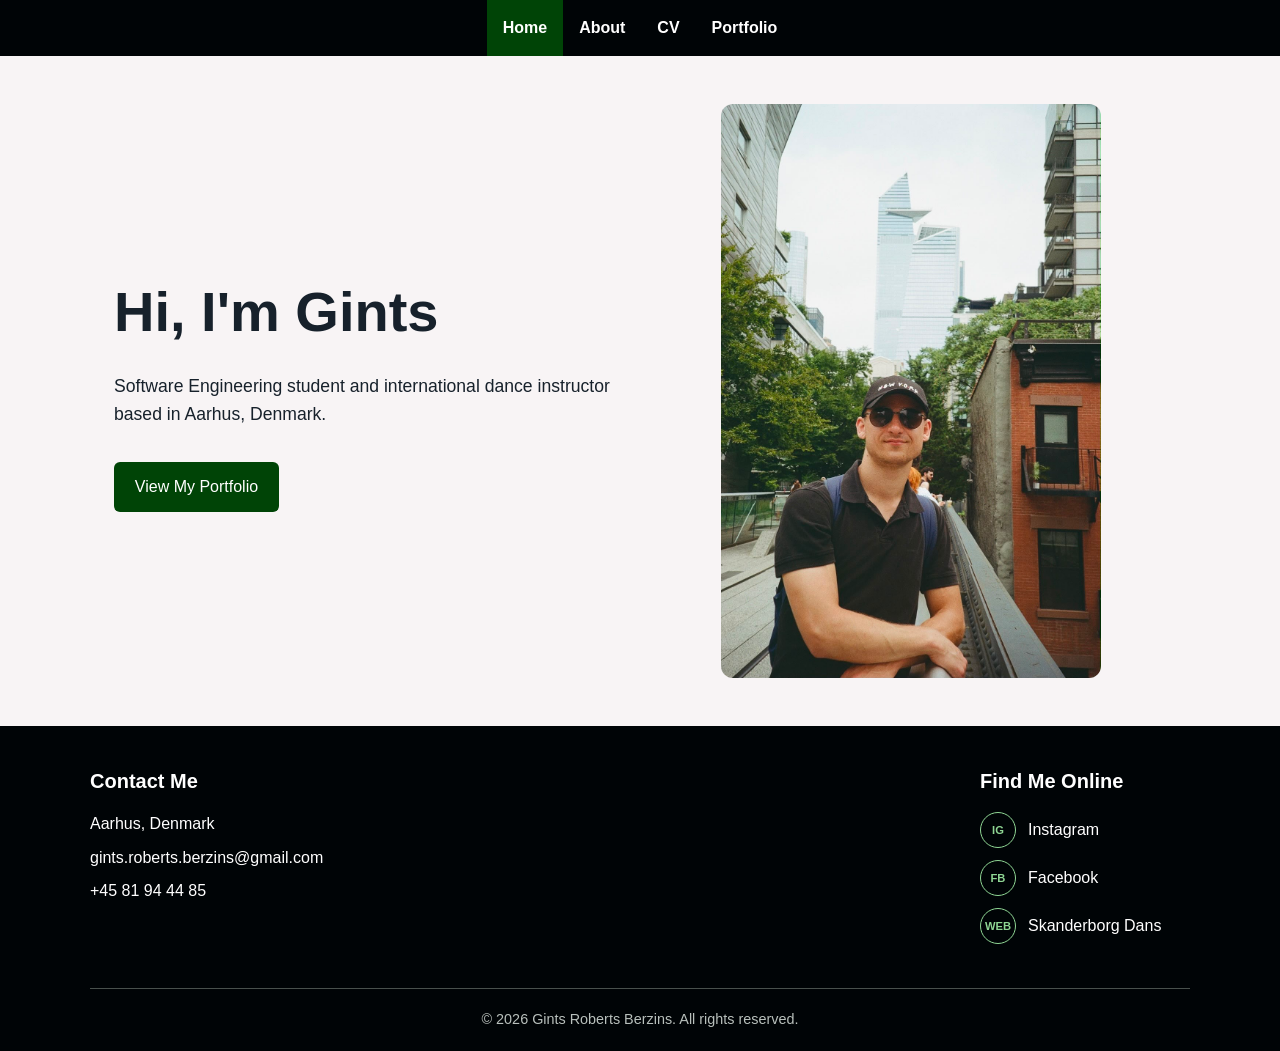
<file: index.html>
<!doctype html>
<html lang="en">
  <head>
    <meta charset="UTF-8" />
    <meta name="viewport" content="width=device-width, initial-scale=1.0" />
    <title>Home | Gints Berzins</title>
    <link rel="stylesheet" href="styles.css" />
  </head>
  <body>
    <header>
      <nav>
        <ul>
          <li><a href="index.html" class="active">Home</a></li>
          <li><a href="about-me.html">About</a></li>
          <li><a href="cv.html">CV</a></li>
          <li><a href="portfolio.html">Portfolio</a></li>
        </ul>
      </nav>
    </header>
    <main>
      <section class="hero">
        <div class="hero-text">
          <h1>Hi, I'm Gints</h1>

          <p>
            Software Engineering student and international dance instructor
            based in Aarhus, Denmark.
          </p>

          <a href="portfolio.html" class="button">View My Portfolio</a>
        </div>

        <div class="hero-image">
          <img
            src="images/profile-picture.jpg"
            alt="Portrait of Gints Berzins"
          />
        </div>
      </section>
    </main>

    <footer class="site-footer">
      <div class="footer-content">
        <section class="footer-section">
          <h2>Contact Me</h2>

          <address>
            <p>Aarhus, Denmark</p>

            <p>
              <a href="mailto:gints.roberts.berzins@gmail.com">
                gints.roberts.berzins@gmail.com
              </a>
            </p>

            <p>
              <a href="tel:+4581944485">+45 81 94 44 85</a>
            </p>
          </address>
        </section>

        <section class="footer-section">
          <h2>Find Me Online</h2>

          <ul class="social-links">
            <li>
              <a
                href="https://www.instagram.com/gintarasimus/"
                target="_blank"
                rel="noopener noreferrer"
              >
                <span class="social-icon" aria-hidden="true">IG</span>
                Instagram
              </a>
            </li>

            <li>
              <a
                href="https://www.facebook.com/gints.berzins.79"
                target="_blank"
                rel="noopener noreferrer"
              >
                <span class="social-icon" aria-hidden="true">FB</span>
                Facebook
              </a>
            </li>

            <li>
              <a
                href="https://www.skanderborgdans.dk/"
                target="_blank"
                rel="noopener noreferrer"
              >
                <span class="social-icon" aria-hidden="true">WEB</span>
                Skanderborg Dans
              </a>
            </li>
          </ul>
        </section>
      </div>

      <p class="footer-bottom">
        &copy; 2026 Gints Roberts Berzins. All rights reserved.
      </p>
    </footer>
  </body>
</html>
</file>
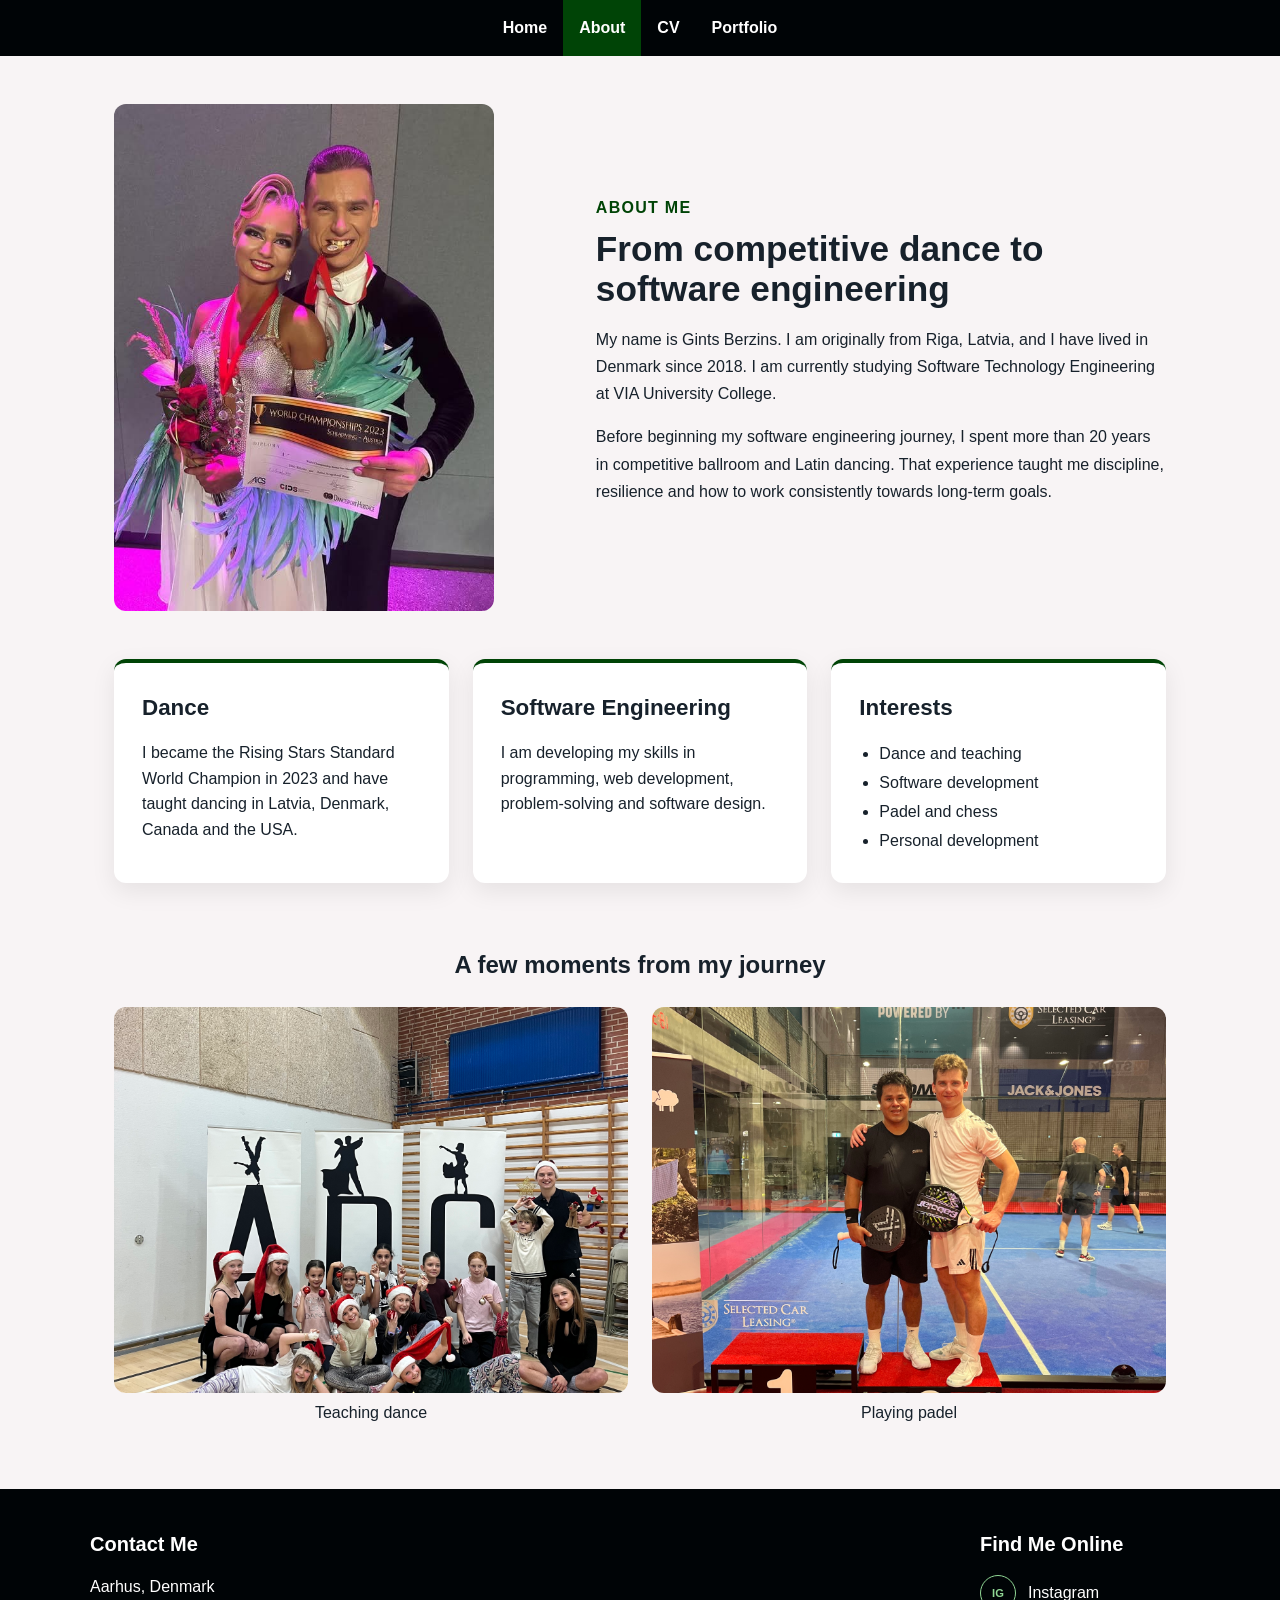
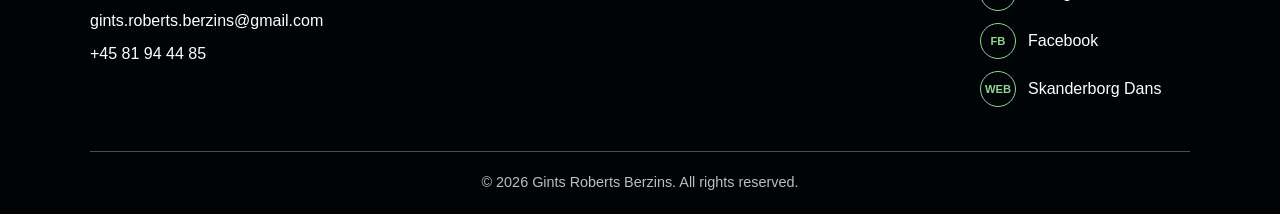
<file: about-me.html>
<!doctype html>
<html lang="en">
  <head>
    <meta charset="UTF-8" />
    <meta name="viewport" content="width=device-width, initial-scale=1.0" />
    <title>About Me | Gints Berzins</title>
    <link rel="stylesheet" href="styles.css" />
  </head>
  <body>
    <header>
      <nav>
        <ul>
          <li><a href="index.html">Home</a></li>
          <li><a href="about-me.html" class="active">About</a></li>
          <li><a href="cv.html">CV</a></li>
          <li><a href="portfolio.html">Portfolio</a></li>
        </ul>
      </nav>
    </header>
    <main class="about-page">
      <section class="about-intro">
        <div class="about-image">
          <img
            src="images/dance-competition.jpg"
            alt="Gints competing in a ballroom dance competition"
          />
        </div>

        <div class="about-text">
          <p class="section-label">About Me</p>

          <h1>From competitive dance to software engineering</h1>

          <p>
            My name is Gints Berzins. I am originally from Riga, Latvia, and I
            have lived in Denmark since 2018. I am currently studying Software
            Technology Engineering at VIA University College.
          </p>

          <p>
            Before beginning my software engineering journey, I spent more than
            20 years in competitive ballroom and Latin dancing. That experience
            taught me discipline, resilience and how to work consistently
            towards long-term goals.
          </p>
        </div>
      </section>

      <section class="about-highlights">
        <article class="about-card">
          <h2>Dance</h2>

          <p>
            I became the Rising Stars Standard World Champion in 2023 and have
            taught dancing in Latvia, Denmark, Canada and the USA.
          </p>
        </article>

        <article class="about-card">
          <h2>Software Engineering</h2>

          <p>
            I am developing my skills in programming, web development,
            problem-solving and software design.
          </p>
        </article>

        <article class="about-card">
          <h2>Interests</h2>

          <ul>
            <li>Dance and teaching</li>
            <li>Software development</li>
            <li>Padel and chess</li>
            <li>Personal development</li>
          </ul>
        </article>
      </section>
      <section class="about-gallery">
        <h2>A few moments from my journey</h2>

        <div class="gallery-grid">
          <figure>
            <img
              class="teaching-photo"
              src="images/dance-teaching.jpg"
              alt="Gints teaching a dance class"
            />
            <figcaption>Teaching dance</figcaption>
          </figure>

          <figure>
            <img
              class="padel-photo"
              src="images/padel.jpg"
              alt="Gints playing padel"
            />
            <figcaption>Playing padel</figcaption>
          </figure>
        </div>
      </section>
    </main>
    <footer class="site-footer">
      <div class="footer-content">
        <section class="footer-section">
          <h2>Contact Me</h2>

          <address>
            <p>Aarhus, Denmark</p>

            <p>
              <a href="mailto:gints.roberts.berzins@gmail.com">
                gints.roberts.berzins@gmail.com
              </a>
            </p>

            <p>
              <a href="tel:+4581944485">+45 81 94 44 85</a>
            </p>
          </address>
        </section>

        <section class="footer-section">
          <h2>Find Me Online</h2>

          <ul class="social-links">
            <li>
              <a
                href="https://www.instagram.com/gintarasimus/"
                target="_blank"
                rel="noopener noreferrer"
              >
                <span class="social-icon" aria-hidden="true">IG</span>
                Instagram
              </a>
            </li>

            <li>
              <a
                href="https://www.facebook.com/gints.berzins.79"
                target="_blank"
                rel="noopener noreferrer"
              >
                <span class="social-icon" aria-hidden="true">FB</span>
                Facebook
              </a>
            </li>

            <li>
              <a
                href="https://www.skanderborgdans.dk/"
                target="_blank"
                rel="noopener noreferrer"
              >
                <span class="social-icon" aria-hidden="true">WEB</span>
                Skanderborg Dans
              </a>
            </li>
          </ul>
        </section>
      </div>

      <p class="footer-bottom">
        &copy; 2026 Gints Roberts Berzins. All rights reserved.
      </p>
    </footer>
  </body>
</html>
</file>
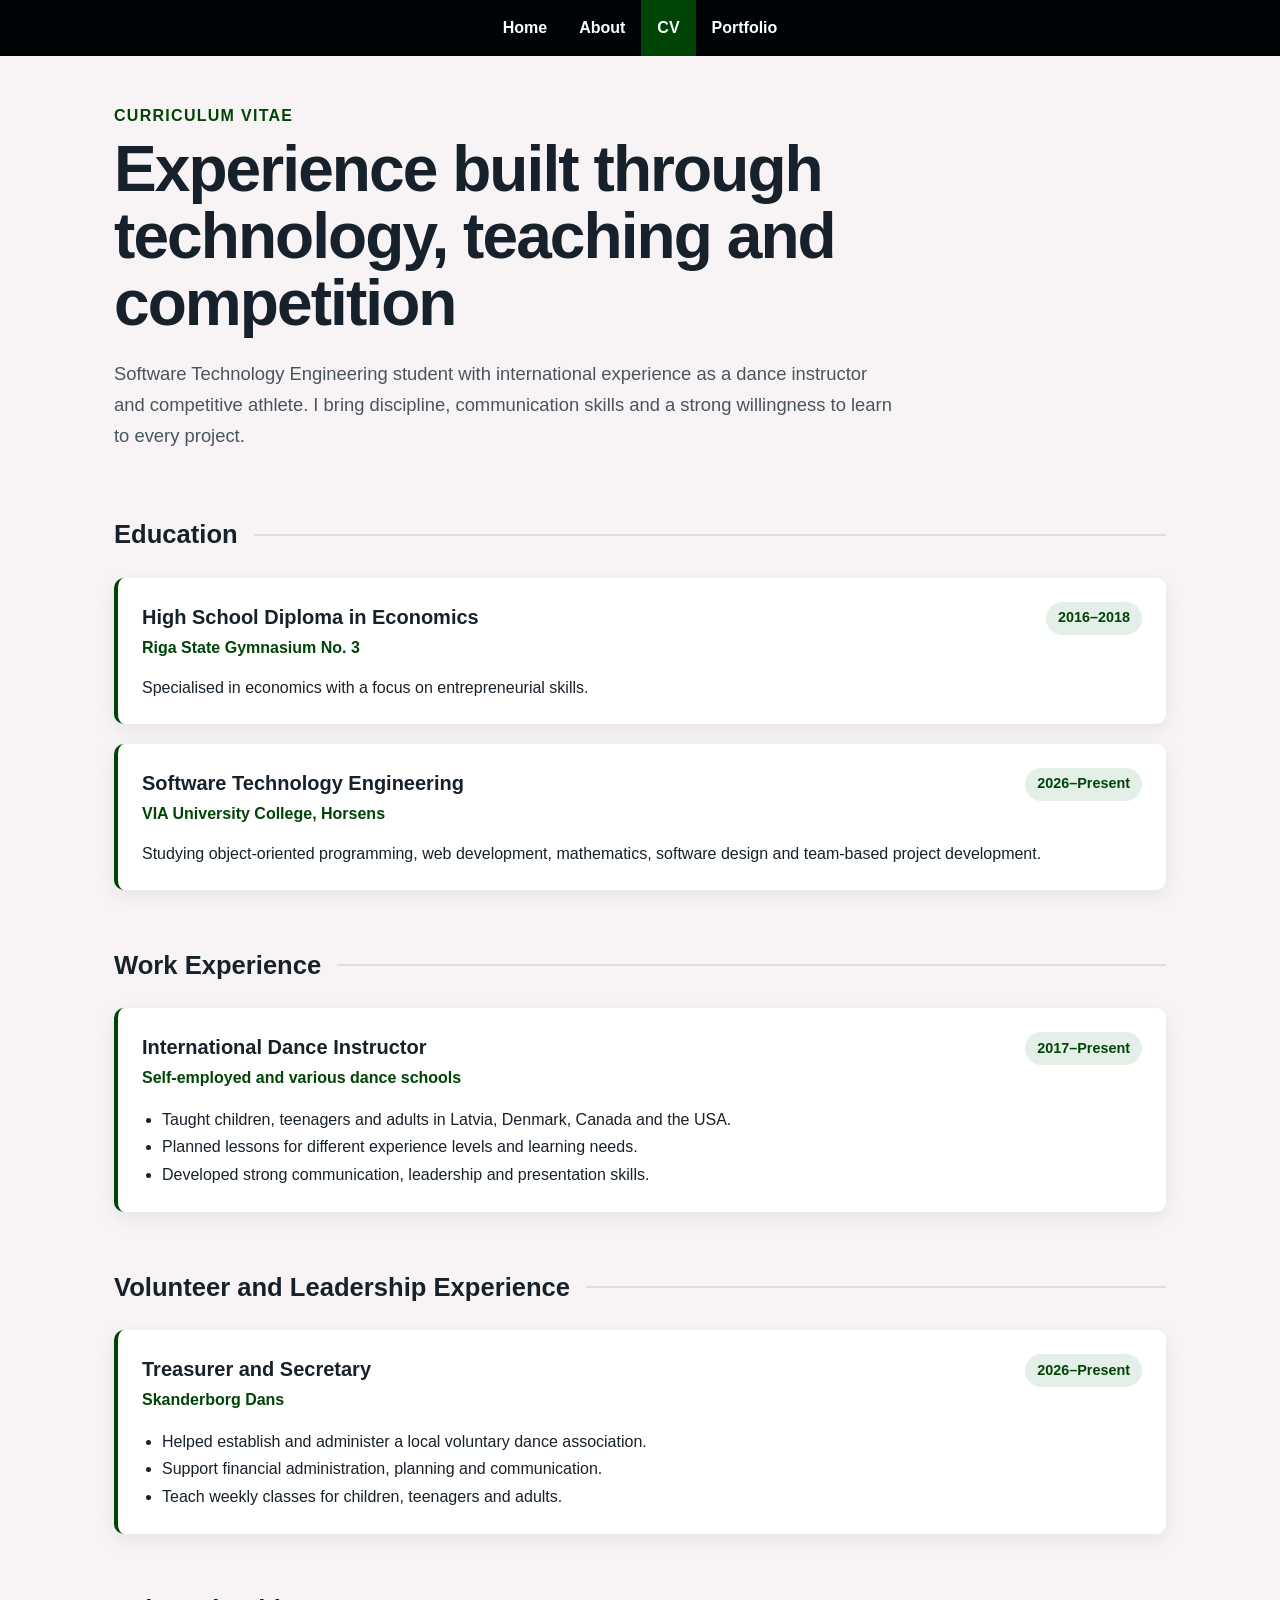
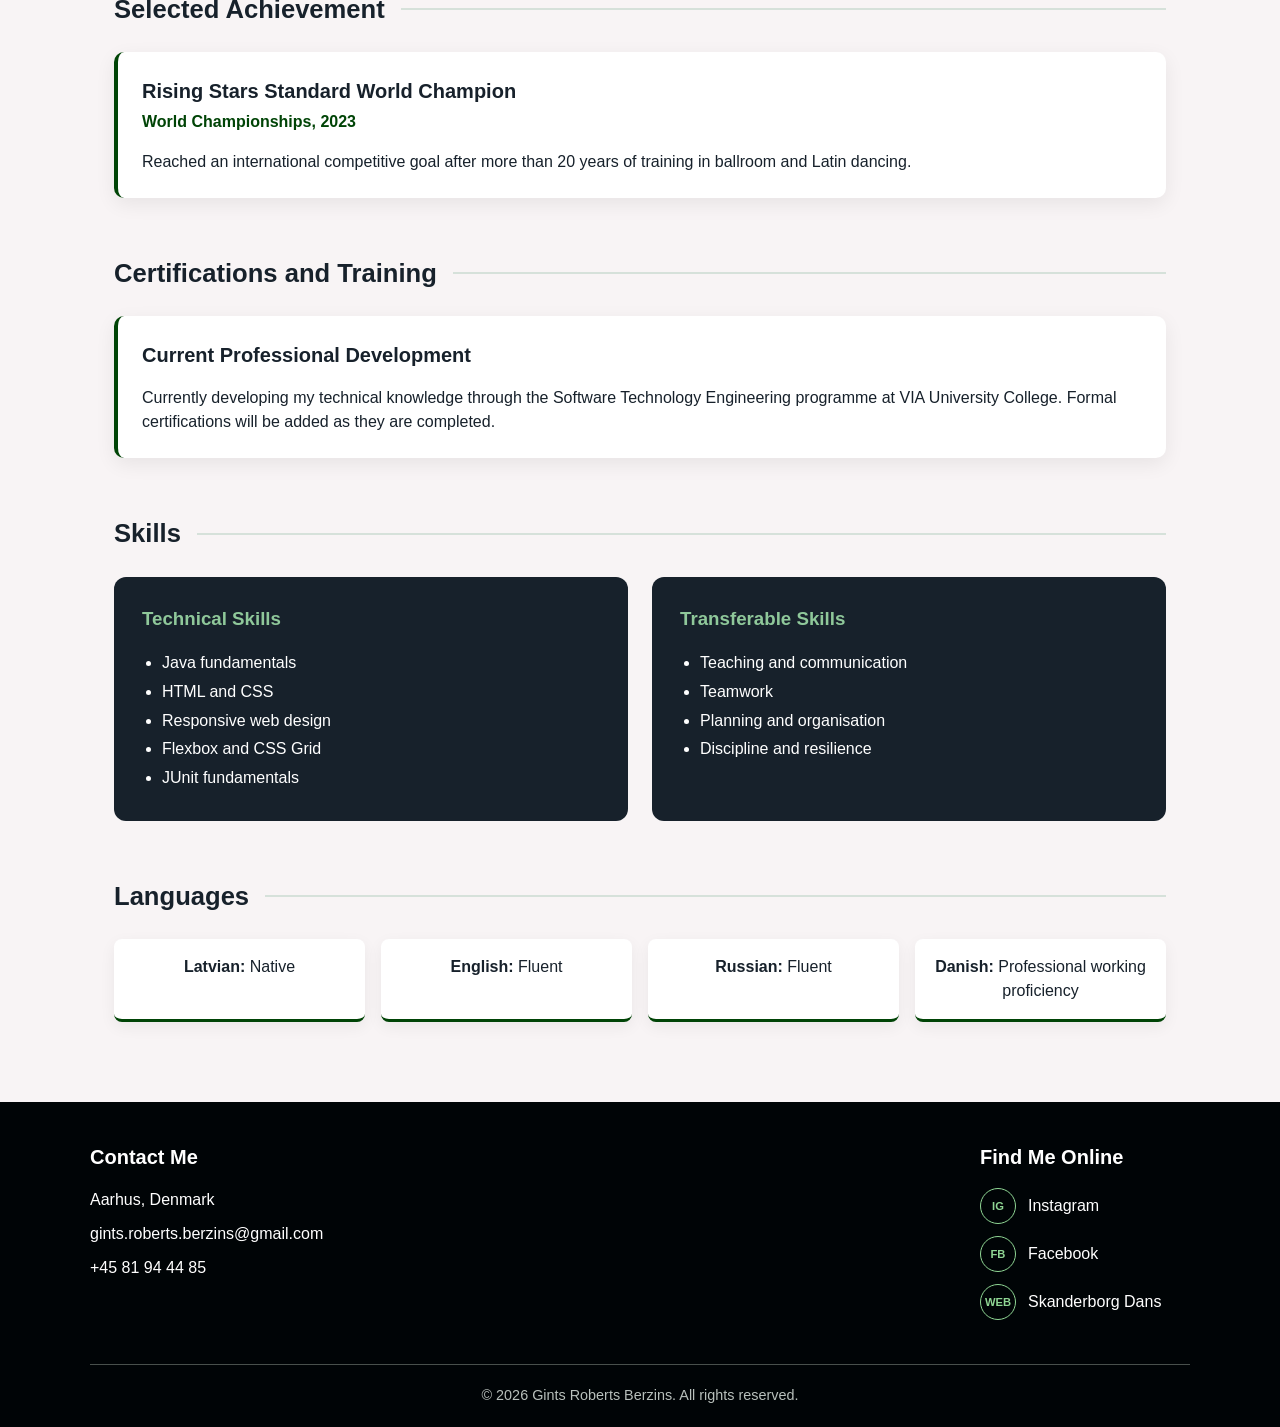
<file: cv.html>
<!doctype html>
<html lang="en">
  <head>
    <meta charset="UTF-8" />
    <meta name="viewport" content="width=device-width, initial-scale=1.0" />
    <title>CV | Gints Berzins</title>
    <link rel="stylesheet" href="styles.css" />
  </head>
  <body>
    <header>
      <nav aria-label="Main navigation">
        <ul>
          <li><a href="index.html">Home</a></li>
          <li><a href="about-me.html">About</a></li>
          <li><a href="cv.html" class="active" aria-current="page">CV</a></li>
          <li><a href="portfolio.html">Portfolio</a></li>
        </ul>
      </nav>
    </header>
    <main class="cv-page">
      <section class="cv-intro">
        <p class="section-label">Curriculum Vitae</p>

        <h1>Experience built through technology, teaching and competition</h1>

        <p>
          Software Technology Engineering student with international experience
          as a dance instructor and competitive athlete. I bring discipline,
          communication skills and a strong willingness to learn to every
          project.
        </p>
      </section>

      <section class="cv-section">
        <h2>Education</h2>

        <article class="cv-item">
          <div class="cv-item-heading">
            <div>
              <h3>High School Diploma in Economics</h3>
              <p class="cv-place">Riga State Gymnasium No. 3</p>
            </div>

            <p class="cv-date">2016–2018</p>
          </div>

          <p>
            Specialised in economics with a focus on entrepreneurial skills.
          </p>
        </article>

        <article class="cv-item">
          <div class="cv-item-heading">
            <div>
              <h3>Software Technology Engineering</h3>
              <p class="cv-place">VIA University College, Horsens</p>
            </div>

            <p class="cv-date">2026–Present</p>
          </div>

          <p>
            Studying object-oriented programming, web development, mathematics,
            software design and team-based project development.
          </p>
        </article>
      </section>
      <section class="cv-section">
        <h2>Work Experience</h2>

        <article class="cv-item">
          <div class="cv-item-heading">
            <div>
              <h3>International Dance Instructor</h3>
              <p class="cv-place">Self-employed and various dance schools</p>
            </div>

            <p class="cv-date">2017–Present</p>
          </div>

          <ul>
            <li>
              Taught children, teenagers and adults in Latvia, Denmark, Canada
              and the USA.
            </li>
            <li>
              Planned lessons for different experience levels and learning
              needs.
            </li>
            <li>
              Developed strong communication, leadership and presentation
              skills.
            </li>
          </ul>
        </article>
      </section>

      <section class="cv-section">
        <h2>Volunteer and Leadership Experience</h2>

        <article class="cv-item">
          <div class="cv-item-heading">
            <div>
              <h3>Treasurer and Secretary</h3>
              <p class="cv-place">Skanderborg Dans</p>
            </div>

            <p class="cv-date">2026–Present</p>
          </div>

          <ul>
            <li>
              Helped establish and administer a local voluntary dance
              association.
            </li>
            <li>
              Support financial administration, planning and communication.
            </li>
            <li>Teach weekly classes for children, teenagers and adults.</li>
          </ul>
        </article>
      </section>

      <section class="cv-section">
        <h2>Selected Achievement</h2>

        <article class="cv-item">
          <h3>Rising Stars Standard World Champion</h3>
          <p class="cv-place">World Championships, 2023</p>

          <p>
            Reached an international competitive goal after more than 20 years
            of training in ballroom and Latin dancing.
          </p>
        </article>
      </section>

      <section class="cv-section">
        <h2>Certifications and Training</h2>

        <article class="cv-item">
          <h3>Current Professional Development</h3>

          <p>
            Currently developing my technical knowledge through the Software
            Technology Engineering programme at VIA University College. Formal
            certifications will be added as they are completed.
          </p>
        </article>
      </section>

      <section class="cv-section">
        <h2>Skills</h2>

        <div class="skills-grid">
          <article class="skill-card">
            <h3>Technical Skills</h3>
            <ul>
              <li>Java fundamentals</li>
              <li>HTML and CSS</li>
              <li>Responsive web design</li>
              <li>Flexbox and CSS Grid</li>
              <li>JUnit fundamentals</li>
            </ul>
          </article>

          <article class="skill-card">
            <h3>Transferable Skills</h3>
            <ul>
              <li>Teaching and communication</li>
              <li>Teamwork</li>
              <li>Planning and organisation</li>
              <li>Discipline and resilience</li>
            </ul>
          </article>
        </div>
      </section>

      <section class="cv-section">
        <h2>Languages</h2>

        <ul class="language-list">
          <li><strong>Latvian:</strong> Native</li>
          <li><strong>English:</strong> Fluent</li>
          <li><strong>Russian:</strong> Fluent</li>
          <li><strong>Danish:</strong> Professional working proficiency</li>
        </ul>
      </section>
    </main>
    <footer class="site-footer">
      <div class="footer-content">
        <section class="footer-section">
          <h2>Contact Me</h2>

          <address>
            <p>Aarhus, Denmark</p>

            <p>
              <a href="mailto:gints.roberts.berzins@gmail.com">
                gints.roberts.berzins@gmail.com
              </a>
            </p>

            <p>
              <a href="tel:+4581944485">+45 81 94 44 85</a>
            </p>
          </address>
        </section>

        <section class="footer-section">
          <h2>Find Me Online</h2>

          <ul class="social-links">
            <li>
              <a
                href="https://www.instagram.com/gintarasimus/"
                target="_blank"
                rel="noopener noreferrer"
              >
                <span class="social-icon" aria-hidden="true">IG</span>
                Instagram
              </a>
            </li>

            <li>
              <a
                href="https://www.facebook.com/gints.berzins.79"
                target="_blank"
                rel="noopener noreferrer"
              >
                <span class="social-icon" aria-hidden="true">FB</span>
                Facebook
              </a>
            </li>

            <li>
              <a
                href="https://www.skanderborgdans.dk/"
                target="_blank"
                rel="noopener noreferrer"
              >
                <span class="social-icon" aria-hidden="true">WEB</span>
                Skanderborg Dans
              </a>
            </li>
          </ul>
        </section>
      </div>

      <p class="footer-bottom">
        &copy; 2026 Gints Roberts Berzins. All rights reserved.
      </p>
    </footer>
  </body>
</html>
</file>
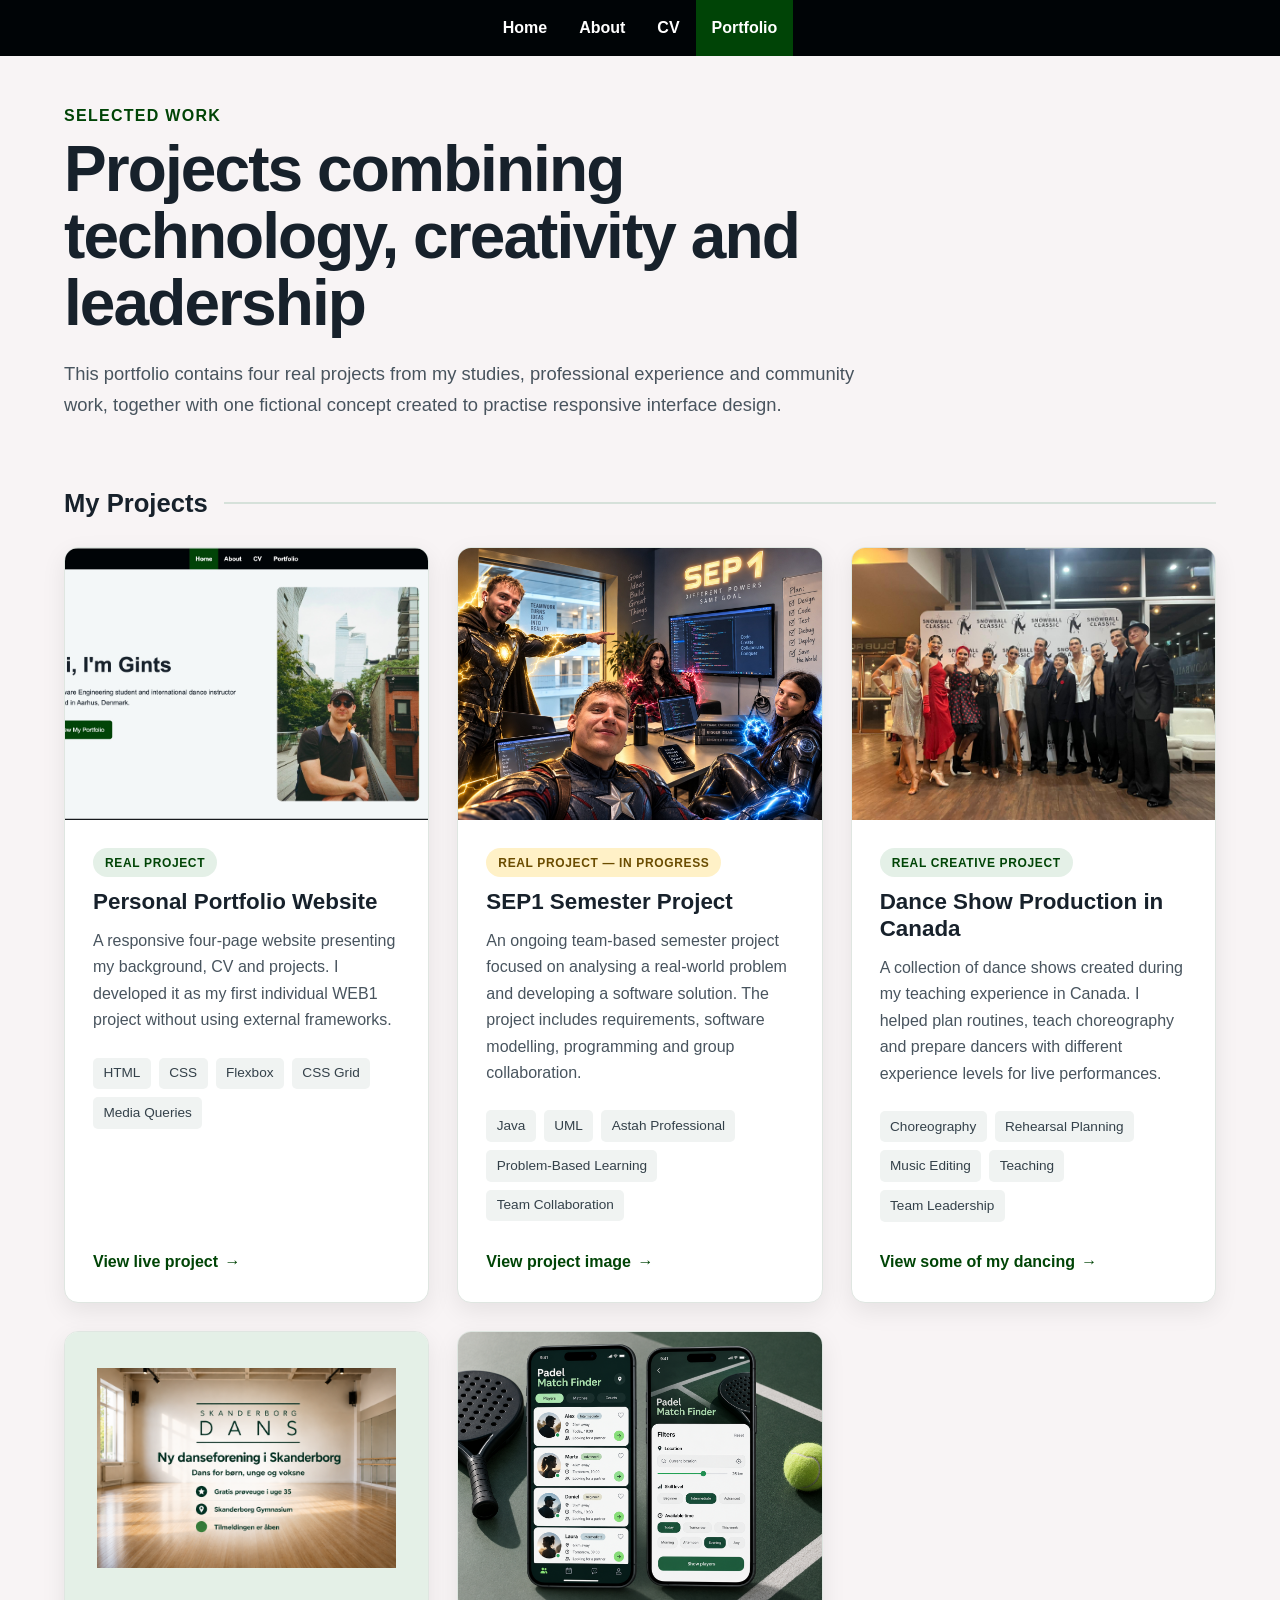
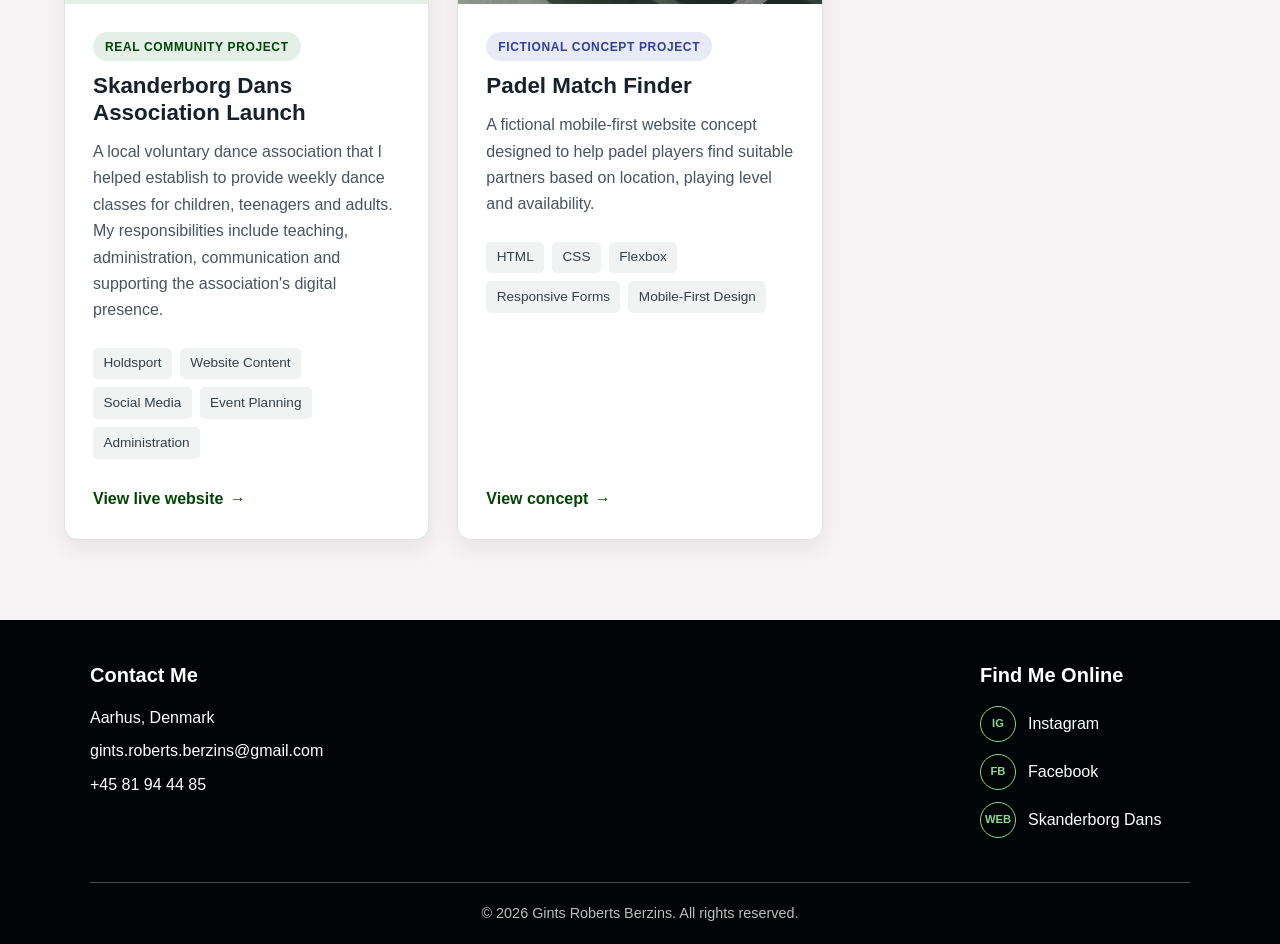
<file: portfolio.html>
<!doctype html>
<html lang="en">
  <head>
    <meta charset="UTF-8" />
    <meta name="viewport" content="width=device-width, initial-scale=1.0" />
    <title>Portfolio | Gints Berzins</title>
    <link rel="stylesheet" href="styles.css" />
  </head>
  <body>
    <header>
      <nav>
        <ul>
          <li><a href="index.html">Home</a></li>
          <li><a href="about-me.html">About</a></li>
          <li><a href="cv.html">CV</a></li>
          <li><a href="portfolio.html" class="active">Portfolio</a></li>
        </ul>
      </nav>
    </header>
    <main class="portfolio-page">
      <section class="portfolio-intro">
        <p class="section-label">Selected Work</p>

        <h1>Projects combining technology, creativity and leadership</h1>

        <p>
          This portfolio contains four real projects from my studies,
          professional experience and community work, together with one
          fictional concept created to practise responsive interface design.
        </p>
      </section>

      <section class="projects-section" aria-labelledby="projects-heading">
        <h2 id="projects-heading">My Projects</h2>

        <div class="project-grid">
          <!-- Project 1: Real portfolio website -->
          <article class="project-card">
            <div class="project-image">
              <img
                src="images/portfolio-website.jpg"
                alt="Home page of Gints Berzins' personal portfolio website"
                loading="lazy"
              />
            </div>

            <div class="project-content">
              <p class="project-status status-real">Real Project</p>

              <h3>Personal Portfolio Website</h3>

              <p>
                A responsive four-page website presenting my background, CV and
                projects. I developed it as my first individual WEB1 project
                without using external frameworks.
              </p>

              <ul class="technology-list" aria-label="Technologies used">
                <li>HTML</li>
                <li>CSS</li>
                <li>Flexbox</li>
                <li>CSS Grid</li>
                <li>Media Queries</li>
              </ul>

              <a href="index.html" class="project-link">
                View live project
                <span aria-hidden="true">→</span>
              </a>
            </div>
          </article>

          <!-- Project 2: Real SEP1 project -->
          <article class="project-card">
            <div class="project-image">
              <img
                src="images/sep1-project.jpg"
                alt="SEP1 software engineering project team"
                loading="lazy"
              />
            </div>

            <div class="project-content">
              <p class="project-status status-progress">
                Real Project — In Progress
              </p>

              <h3>SEP1 Semester Project</h3>

              <p>
                An ongoing team-based semester project focused on analysing a
                real-world problem and developing a software solution. The
                project includes requirements, software modelling, programming
                and group collaboration.
              </p>

              <ul
                class="technology-list"
                aria-label="Technologies and methods used"
              >
                <li>Java</li>
                <li>UML</li>
                <li>Astah Professional</li>
                <li>Problem-Based Learning</li>
                <li>Team Collaboration</li>
              </ul>

              <a
                href="images/sep1-project.jpg"
                class="project-link"
                target="_blank"
                rel="noopener"
              >
                View project image
                <span aria-hidden="true">→</span>
              </a>
            </div>
          </article>

          <!-- Project 3: Real Canada dance project -->
          <article class="project-card">
            <div class="project-image">
              <img
                src="images/canada-dance-show.jpg"
                alt="Dance performers at the Snowball Classic event in Canada"
                loading="lazy"
              />
            </div>

            <div class="project-content">
              <p class="project-status status-real">Real Creative Project</p>

              <h3>Dance Show Production in Canada</h3>

              <p>
                A collection of dance shows created during my teaching
                experience in Canada. I helped plan routines, teach choreography
                and prepare dancers with different experience levels for live
                performances.
              </p>

              <ul class="technology-list" aria-label="Skills and tools used">
                <li>Choreography</li>
                <li>Rehearsal Planning</li>
                <li>Music Editing</li>
                <li>Teaching</li>
                <li>Team Leadership</li>
              </ul>

              <a
                href="https://www.youtube.com/watch?v=Jv7C31_520U"
                class="project-link"
                target="_blank"
                rel="noopener"
              >
                View some of my dancing
                <span aria-hidden="true">→</span>
              </a>
            </div>
          </article>

          <!-- Project 4: Real Skanderborg Dans project -->
          <article class="project-card">
            <div class="project-image">
              <img
                class="project-logo"
                src="images/skanderborg-dans-project.png"
                alt="Skanderborg Dans logo and promotional material"
                loading="lazy"
              />
            </div>

            <div class="project-content">
              <p class="project-status status-real">Real Community Project</p>

              <h3>Skanderborg Dans Association Launch</h3>

              <p>
                A local voluntary dance association that I helped establish to
                provide weekly dance classes for children, teenagers and adults.
                My responsibilities include teaching, administration,
                communication and supporting the association's digital presence.
              </p>

              <ul class="technology-list" aria-label="Tools and skills used">
                <li>Holdsport</li>
                <li>Website Content</li>
                <li>Social Media</li>
                <li>Event Planning</li>
                <li>Administration</li>
              </ul>

              <a
                href="https://www.skanderborgdans.dk/"
                class="project-link"
                target="_blank"
                rel="noopener noreferrer"
              >
                View live website
                <span aria-hidden="true">→</span>
              </a>
            </div>
          </article>

          <!-- Project 5: Fictional padel concept -->
          <article class="project-card">
            <div class="project-image">
              <img
                src="images/padel-match-finder.png"
                alt="Fictional mobile interface for finding padel partners"
                loading="lazy"
              />
            </div>

            <div class="project-content">
              <p class="project-status status-concept">
                Fictional Concept Project
              </p>

              <h3>Padel Match Finder</h3>

              <p>
                A fictional mobile-first website concept designed to help padel
                players find suitable partners based on location, playing level
                and availability.
              </p>

              <ul class="technology-list" aria-label="Planned technologies">
                <li>HTML</li>
                <li>CSS</li>
                <li>Flexbox</li>
                <li>Responsive Forms</li>
                <li>Mobile-First Design</li>
              </ul>

              <a
                href="images/padel-match-finder.png"
                class="project-link"
                target="_blank"
                rel="noopener"
              >
                View concept
                <span aria-hidden="true">→</span>
              </a>
            </div>
          </article>
        </div>
      </section>
    </main>

    <footer class="site-footer">
      <div class="footer-content">
        <section class="footer-section">
          <h2>Contact Me</h2>

          <address>
            <p>Aarhus, Denmark</p>

            <p>
              <a href="mailto:gints.roberts.berzins@gmail.com">
                gints.roberts.berzins@gmail.com
              </a>
            </p>

            <p>
              <a href="tel:+4581944485">+45 81 94 44 85</a>
            </p>
          </address>
        </section>

        <section class="footer-section">
          <h2>Find Me Online</h2>

          <ul class="social-links">
            <li>
              <a
                href="https://www.instagram.com/gintarasimus/"
                target="_blank"
                rel="noopener noreferrer"
              >
                <span class="social-icon" aria-hidden="true">IG</span>
                Instagram
              </a>
            </li>

            <li>
              <a
                href="https://www.facebook.com/gints.berzins.79"
                target="_blank"
                rel="noopener noreferrer"
              >
                <span class="social-icon" aria-hidden="true">FB</span>
                Facebook
              </a>
            </li>

            <li>
              <a
                href="https://www.skanderborgdans.dk/"
                target="_blank"
                rel="noopener noreferrer"
              >
                <span class="social-icon" aria-hidden="true">WEB</span>
                Skanderborg Dans
              </a>
            </li>
          </ul>
        </section>
      </div>

      <p class="footer-bottom">
        &copy; 2026 Gints Roberts Berzins. All rights reserved.
      </p>
    </footer>
  </body>
</html>
</file>
<file: styles.css>
body {
  margin: 0;
  min-height: 100vh;

  display: flex;
  flex-direction: column;

  background-color: #f8f4f5;
  color: #17212b;
  font-family: Arial, Helvetica, sans-serif;
  line-height: 1.5;
}
*,
*::before,
*::after {
  box-sizing: border-box;
}
main {
  flex: 1;
}

img {
  display: block;
  max-width: 100%;
}

/* Navigation */
nav {
  background-color: #000406;
  font-weight: bold;
}

nav ul {
  display: flex;
  justify-content: center;
  flex-wrap: wrap;

  margin: 0;
  padding: 0;
  list-style: none;
}

nav a {
  display: block;
  padding: 1rem;

  color: white;
  text-decoration: none;
}

nav a:hover {
  background-color: #1b2428;
}

nav a.active {
  background-color: #004406;
}
/* Footer */
.site-footer {
  padding: 2.5rem 1.5rem 1.25rem;
  background-color: #000406;
  color: white;
}

.footer-content {
  max-width: 1100px;
  margin: 0 auto;

  display: grid;
  grid-template-columns: 1fr;
  gap: 2rem;
}

.footer-section h2 {
  margin: 0 0 1rem;
  font-size: 1.25rem;
}

.footer-section address {
  font-style: normal;
}

.footer-section p {
  margin: 0.6rem 0;
}

.site-footer a {
  color: white;
  text-decoration: none;
}

.site-footer a:hover {
  color: #8fd694;
}

.social-links {
  margin: 0;
  padding: 0;
  list-style: none;
}

.social-links li {
  margin-bottom: 0.75rem;
}

.social-links a {
  display: flex;
  align-items: center;
  gap: 0.75rem;
}

.social-icon {
  width: 2.25rem;
  height: 2.25rem;

  display: inline-flex;
  align-items: center;
  justify-content: center;

  border: 1px solid #8fd694;
  border-radius: 50%;

  color: #8fd694;
  font-size: 0.7rem;
  font-weight: bold;
}

.footer-bottom {
  max-width: 1100px;
  margin: 2rem auto 0;
  padding-top: 1.25rem;

  border-top: 1px solid #48504c;
  color: #b8c0bc;
  text-align: center;
  font-size: 0.9rem;
}

@media (min-width: 768px) {
  .footer-content {
    grid-template-columns: repeat(2, 1fr);
  }

  .footer-section:last-child {
    justify-self: end;
    min-width: 210px;
  }
}

/* Home page hero section */
.hero {
  max-width: 1100px;
  margin: 0 auto;
  padding: 3rem 1.5rem;

  display: flex;
  flex-direction: column;
  align-items: center;
  gap: 2rem;
}

.hero-text {
  text-align: center;
}

.hero-text h1 {
  margin: 0;
  font-size: 2.5rem;
}

.hero-text p {
  max-width: 550px;

  font-size: 1.1rem;
  line-height: 1.6;
}

.hero-image img {
  width: 100%;
  max-width: 320px;
  height: auto;

  border-radius: 12px;
}

.button {
  display: inline-block;
  margin-top: 1rem;
  padding: 0.8rem 1.3rem;

  background-color: #004406;
  color: white;
  text-decoration: none;
  border-radius: 6px;
}

.button:hover {
  background-color: #002f04;
}

/* Tablet and desktop layout */
@media (min-width: 768px) {
  .hero {
    flex-direction: row;
    justify-content: space-between;
  }

  .hero-text {
    flex: 1;
    text-align: left;
  }

  .hero-text h1 {
    font-size: 3.5rem;
  }

  .hero-image {
    flex: 1;
    display: flex;
    justify-content: center;
  }

  .hero-image img {
    max-width: 380px;
  }
}
.gallery-grid {
  display: grid;
  grid-template-columns: 1fr;
  gap: 1.5rem;
}

.gallery-grid figure {
  margin: 0;
}

.gallery-grid img {
  width: 100%;
  aspect-ratio: 4 / 3;
  object-fit: cover;
  border-radius: 12px;
}

.gallery-grid figcaption {
  margin-top: 0.5rem;
  text-align: center;
}
/* About introduction */
.about-intro {
  max-width: 1100px;
  margin: 0 auto;
  padding: 3rem 1.5rem;

  display: flex;
  flex-direction: column;
  align-items: center;
  gap: 2.5rem;
}
.about-image img {
  width: 100%;
  max-width: 380px;
  height: auto;
  border-radius: 12px;
}

.about-text {
  max-width: 600px;
}

.section-label {
  margin: 0 0 0.5rem;

  color: #004406;
  font-weight: bold;
  text-transform: uppercase;
  letter-spacing: 0.08rem;
}

.about-text h1 {
  margin: 0 0 1rem;
  font-size: 2.2rem;
  line-height: 1.15;
}

.about-text p {
  line-height: 1.7;
}
/* About-page information cards */
.about-gallery {
  max-width: 1100px;
  margin: 0 auto;
  padding: 0 1.5rem 4rem;
}

.about-gallery h2 {
  margin: 0 0 1.5rem;
  text-align: center;
}
.about-highlights {
  max-width: 1100px;
  margin: 0 auto;
  padding: 0 1.5rem 4rem;

  display: grid;
  grid-template-columns: 1fr;
  gap: 1.5rem;
}

.about-card {
  padding: 1.75rem;

  background-color: white;
  border-top: 4px solid #004406;
  border-radius: 12px;
  box-shadow: 0 8px 24px rgba(0, 0, 0, 0.08);
}

.about-card h2 {
  margin: 0 0 1rem;
  font-size: 1.4rem;
}

.about-card p {
  margin: 0;
  line-height: 1.6;
}

.about-card ul {
  margin: 0;
  padding-left: 1.25rem;
  line-height: 1.8;
}
@media (min-width: 768px) {
  .about-highlights {
    grid-template-columns: repeat(3, minmax(0, 1fr));
  }
}

@media (min-width: 768px) {
  .about-intro {
    flex-direction: row;
    align-items: center;
  }

  .about-image {
    flex: 0 1 42%;
  }

  .about-text {
    flex: 1;
  }
}

@media (min-width: 768px) {
  .gallery-grid {
    grid-template-columns: repeat(2, minmax(0, 1fr));
  }
}
footer h2 {
  margin: 0 0 1rem;
  font-size: 1.2rem;
}

footer address {
  font-style: normal;
}

footer p {
  margin: 0.4rem 0;
}

footer a {
  color: white;
}
/* CV page */
.cv-page {
  width: 100%;
  max-width: 1100px;
  margin: 0 auto;
  padding: 3rem 1.5rem 5rem;
}

/* CV introduction */
.cv-intro {
  max-width: 780px;
  margin-bottom: 4rem;
}

.cv-intro h1 {
  margin: 0.5rem 0 1.25rem;

  font-size: clamp(2.3rem, 6vw, 4rem);
  line-height: 1.05;
  letter-spacing: -0.03em;
}

.cv-intro > p:last-child {
  margin-bottom: 0;

  color: #48545e;
  font-size: 1.15rem;
  line-height: 1.7;
}

/* CV sections */
.cv-section {
  margin-top: 3.5rem;
}

.cv-section > h2 {
  display: flex;
  align-items: center;
  gap: 1rem;

  margin: 0 0 1.5rem;
  font-size: 1.6rem;
}

.cv-section > h2::after {
  content: "";
  height: 2px;
  flex: 1;

  background-color: #d6e1da;
}

/* Education and experience entries */
.cv-item {
  padding: 1.5rem;

  background-color: white;
  border-left: 4px solid #004406;
  border-radius: 10px;
  box-shadow: 0 6px 20px rgba(0, 0, 0, 0.07);
}

.cv-item + .cv-item {
  margin-top: 1.25rem;
}

.cv-item-heading {
  display: flex;
  flex-direction: column;
  gap: 0.75rem;
}

.cv-item h3 {
  margin: 0;
  font-size: 1.25rem;
}

.cv-place {
  margin: 0.25rem 0 0;

  color: #004406;
  font-weight: bold;
}

.cv-date {
  align-self: flex-start;
  margin: 0;
  padding: 0.35rem 0.75rem;

  background-color: #e4f0e7;
  color: #004406;
  font-size: 0.9rem;
  font-weight: bold;
  border-radius: 100px;
}

.cv-item > p:last-child {
  margin-bottom: 0;
}

.cv-item ul {
  margin: 1rem 0 0;
  padding-left: 1.25rem;
  line-height: 1.7;
}

/* Skills */
.skills-grid {
  display: grid;
  grid-template-columns: 1fr;
  gap: 1.5rem;
}

.skill-card {
  padding: 1.75rem;

  background-color: #17212b;
  color: white;
  border-radius: 12px;
}

.skill-card h3 {
  margin: 0 0 1rem;
  color: #8fc89a;
}

.skill-card ul {
  margin: 0;
  padding-left: 1.25rem;
  line-height: 1.8;
}

/* Languages */
.language-list {
  display: grid;
  grid-template-columns: 1fr;
  gap: 1rem;

  margin: 0;
  padding: 0;
  list-style: none;
}

.language-list li {
  padding: 1rem;

  background-color: white;
  border-bottom: 3px solid #004406;
  border-radius: 8px;
  text-align: center;
  box-shadow: 0 5px 16px rgba(0, 0, 0, 0.06);
}
@media (min-width: 768px) {
  .cv-item-heading {
    flex-direction: row;
    justify-content: space-between;
    align-items: flex-start;
  }

  .skills-grid {
    grid-template-columns: repeat(2, minmax(0, 1fr));
  }

  .language-list {
    grid-template-columns: repeat(4, minmax(0, 1fr));
  }
}
/* Portfolio page */
.portfolio-page {
  width: 100%;
  max-width: 1200px;
  margin: 0 auto;
  padding: 3rem 1.5rem 5rem;
}

/* Portfolio introduction */
.portfolio-intro {
  max-width: 800px;
  margin-bottom: 4rem;
}

.portfolio-intro h1 {
  margin: 0.5rem 0 1.25rem;

  font-size: clamp(2.3rem, 6vw, 4rem);
  line-height: 1.05;
  letter-spacing: -0.03em;
}

.portfolio-intro > p:last-child {
  margin-bottom: 0;

  color: #48545e;
  font-size: 1.15rem;
  line-height: 1.7;
}

/* Projects section */
.projects-section > h2 {
  display: flex;
  align-items: center;
  gap: 1rem;

  margin: 0 0 1.5rem;
  font-size: 1.6rem;
}

.projects-section > h2::after {
  content: "";
  height: 2px;
  flex: 1;

  background-color: #d6e1da;
}

/* Project grid */
.project-grid {
  display: grid;
  grid-template-columns: 1fr;
  gap: 1.75rem;
}

/* Individual project card */
.project-card {
  display: flex;
  flex-direction: column;

  overflow: hidden;
  background-color: white;
  border: 1px solid #dfe6e1;
  border-radius: 14px;
  box-shadow: 0 8px 24px rgba(0, 0, 0, 0.08);
}

/* Project images */
.project-image {
  aspect-ratio: 4 / 3;
  overflow: hidden;
  background-color: #e4f0e7;
}

.project-image img {
  width: 100%;
  height: 100%;

  object-fit: cover;
  object-position: center;
}

/* Prevent the Skanderborg Dans logo from being cropped */
.project-image img.project-logo {
  padding: 2rem;
  object-fit: contain;
}

/* Project text */
.project-content {
  display: flex;
  flex: 1;
  flex-direction: column;

  padding: 1.75rem;
}

.project-content h3 {
  margin: 0.75rem 0;
  font-size: 1.4rem;
  line-height: 1.2;
}

.project-content > p:not(.project-status) {
  margin: 0;
  color: #48545e;
  line-height: 1.65;
}

/* Project status labels */
.project-status {
  align-self: flex-start;
  margin: 0;
  padding: 0.35rem 0.75rem;

  font-size: 0.75rem;
  font-weight: bold;
  letter-spacing: 0.04rem;
  text-transform: uppercase;
  border-radius: 100px;
}

.status-real {
  background-color: #e4f0e7;
  color: #004406;
}

.status-progress {
  background-color: #fff1c7;
  color: #6a4c00;
}

.status-concept {
  background-color: #e8eaf6;
  color: #303f9f;
}

/* Technology badges */
.technology-list {
  display: flex;
  flex-wrap: wrap;
  gap: 0.5rem;

  margin: 1.5rem 0 0;
  padding: 0;
  list-style: none;
}

.technology-list li {
  padding: 0.35rem 0.65rem;

  background-color: #f0f3f2;
  color: #34414a;
  font-size: 0.85rem;
  border-radius: 5px;
}

/* Project links */
.project-link {
  display: inline-flex;
  align-items: center;
  gap: 0.4rem;
  align-self: flex-start;

  margin-top: auto;
  padding-top: 1.75rem;

  color: #004406;
  font-weight: bold;
  text-decoration: none;
}

.project-link span {
  transition: transform 0.2s ease;
}

.project-link:hover {
  color: #002f04;
  text-decoration: underline;
}

.project-link:hover span {
  transform: translateX(4px);
}

.project-link:focus-visible {
  outline: 3px solid #7cb386;
  outline-offset: 4px;
  border-radius: 2px;
}
/* Tablet */
@media (min-width: 768px) {
  .project-grid {
    grid-template-columns: repeat(2, minmax(0, 1fr));
  }
}

/* Desktop */
@media (min-width: 1024px) {
  .project-grid {
    grid-template-columns: repeat(3, minmax(0, 1fr));
  }
}
</file>
